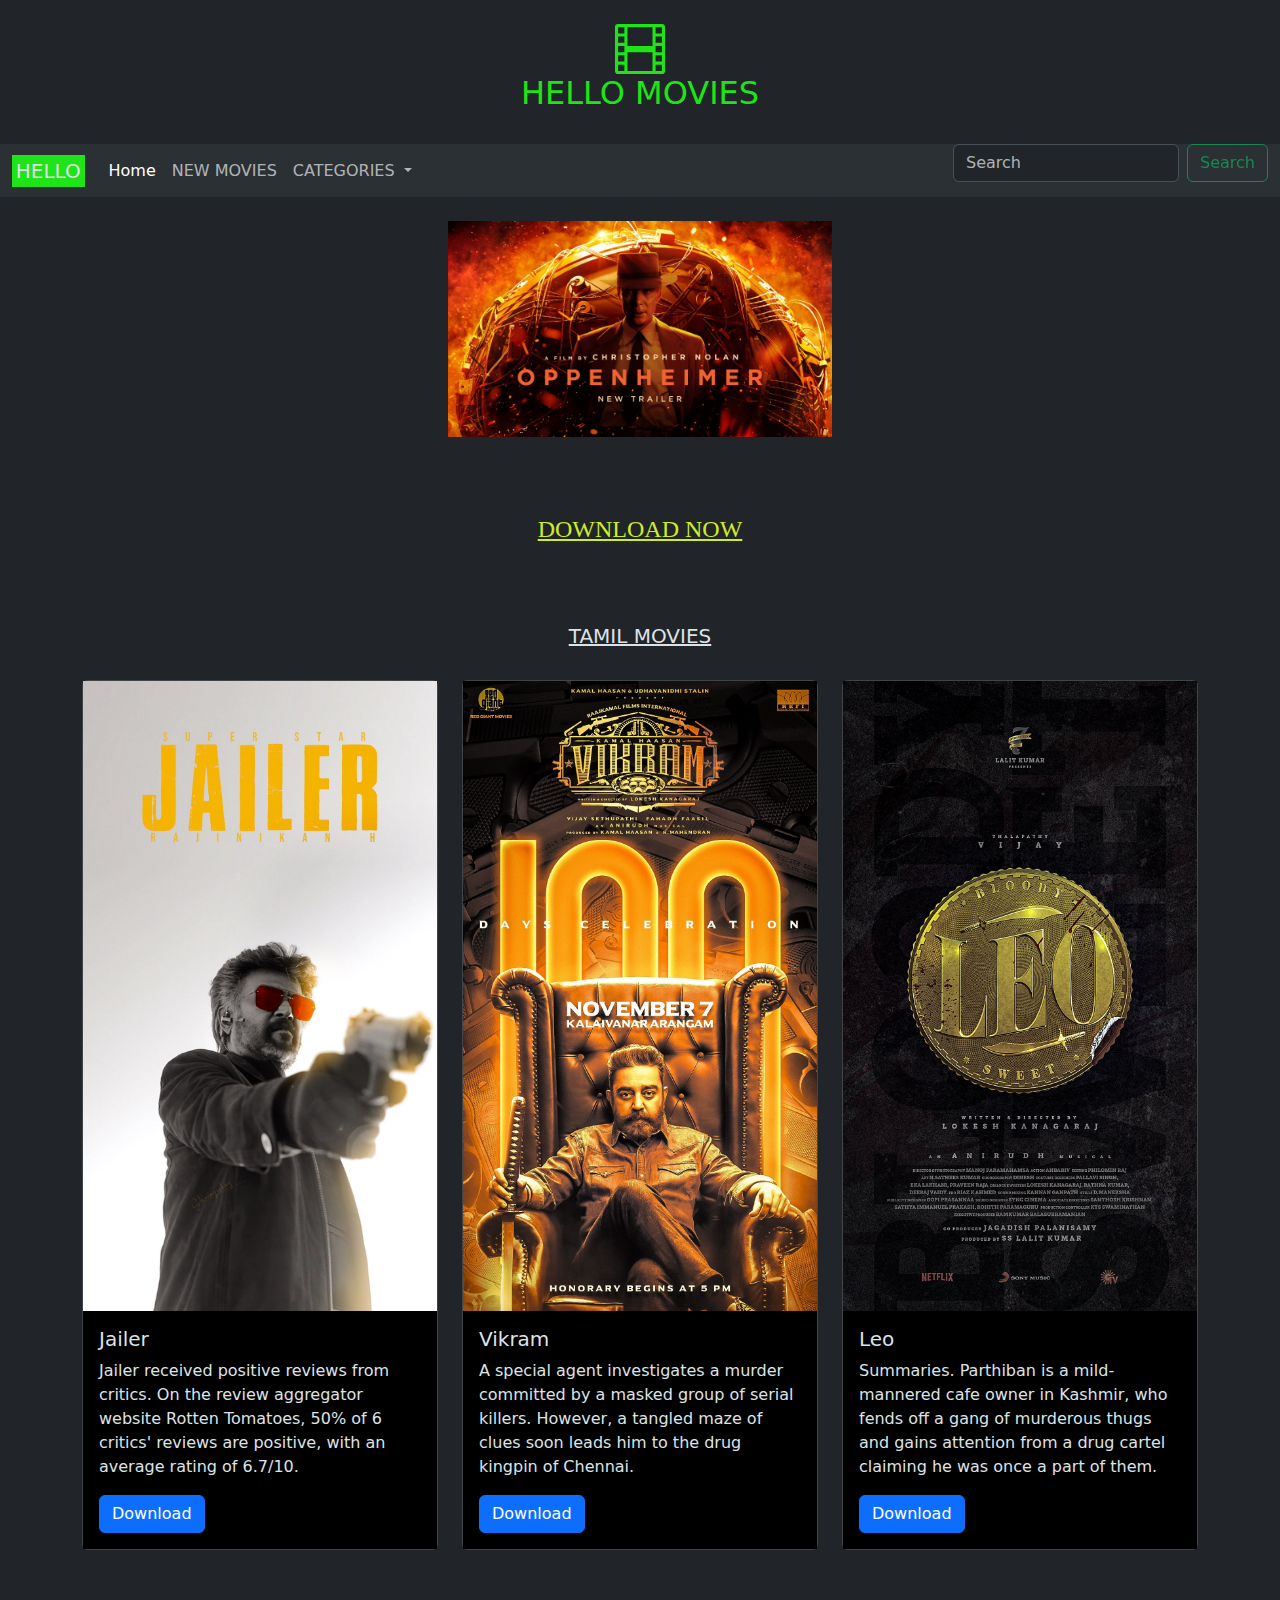
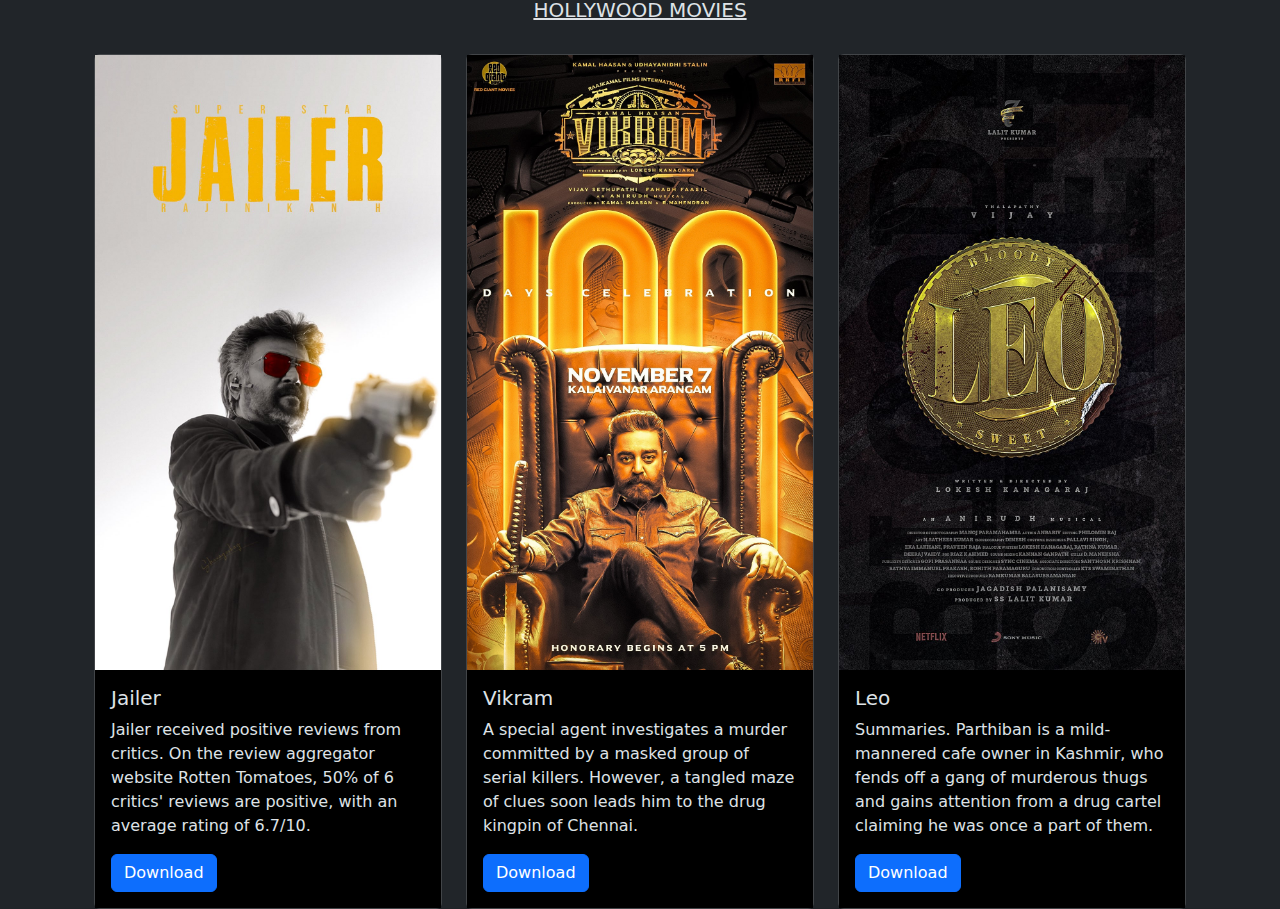
<file: index.html>
<html lang="en" data-bs-theme="dark">
<head>
    <link rel="stylesheet" href="style.css">
    <link href="https://cdn.jsdelivr.net/npm/bootstrap@5.3.3/dist/css/bootstrap.min.css" rel="stylesheet" integrity="sha384-QWTKZyjpPEjISv5WaRU9OFeRpok6YctnYmDr5pNlyT2bRjXh0JMhjY6hW+ALEwIH" crossorigin="anonymous">
    <title>Web Creation</title>
    
</head>
<body>
    <br>
   <center><svg xmlns="http://www.w3.org/2000/svg" width="50" height="50"  fill="currentColor" class="bi bi-film" viewBox="0 0 16 16" style="color: #1ee418;">
        <path d="M0 1a1 1 0 0 1 1-1h14a1 1 0 0 1 1 1v14a1 1 0 0 1-1 1H1a1 1 0 0 1-1-1zm4 0v6h8V1zm8 8H4v6h8zM1 1v2h2V1zm2 3H1v2h2zM1 7v2h2V7zm2 3H1v2h2zm-2 3v2h2v-2zM15 1h-2v2h2zm-2 3v2h2V4zm2 3h-2v2h2zm-2 3v2h2v-2zm2 3h-2v2h2z"/>
      </svg> </center>
     <center><h2 style="color: #1ee418;">HELLO MOVIES</h2></center><br>
    <div class="sticky-top">
     <nav class="navbar navbar-expand-lg bg-body-tertiary">
      <div class="container-fluid">
        <a class="navbar-brand" href="#"><mark style="background-color: #1ee418;">HELLO</mark></a>
        <button class="navbar-toggler" type="button" data-bs-toggle="collapse" data-bs-target="#navbarSupportedContent" aria-controls="navbarSupportedContent" aria-expanded="false" aria-label="Toggle navigation">
          <span class="navbar-toggler-icon"></span>
        </button>
        <div class="collapse navbar-collapse" id="navbarSupportedContent">
          <ul class="navbar-nav me-auto mb-2 mb-lg-0">
            <li class="nav-item">
              <a class="nav-link active" aria-current="page" href="#">Home</a>
            </li>
            <li class="nav-item">
              <a class="nav-link" href="#">NEW MOVIES</a>
            </li>
            <li class="nav-item dropdown">
              <a class="nav-link dropdown-toggle" href="#" role="button" data-bs-toggle="dropdown" aria-expanded="false">
                CATEGORIES          
              </a>
              <ul class="dropdown-menu">
                <li><a class="dropdown-item" href="horror.html">HORROR</a></li>
                <li><a class="dropdown-item" href="#">ACTION</a></li>
                
                <li><a class="dropdown-item" href="#">LOVE</a></li>
              </ul>
            </li>
          
          </ul>
          <form class="d-flex" role="search">
            <input class="form-control me-2" type="search" placeholder="Search" aria-label="Search">
            <button class="btn btn-outline-success" type="submit">Search</button>
          </form>
        </div>
      </div>
    </nav>
    </div>
      <br>
      <div id="carouselExampleAutoplaying" class="carousel" data-bs-ride="carousel">
        <div class="carousel-inner">
          <div class="carousel-item active">
            <img src="wallpapersden.com_oppenheimer-2023-movie-poster_1920x1080.jpg" class="d-block w-100" alt="...">
          </div>
          <div class="carousel-item">
            <img src="avengers-vm16xv4a69smdauy.jpg" class="d-block w-100" alt="...">
          </div>
          <div class="carousel-item">
            <img src="favorisxp-godzilla-x-kong-le-nouvel-empire-film-4k-animated-wallpaper.jpg" class="d-block w-100" alt="...">
          </div>
          <div class="carousel-item">
            <img src="images (1).jpeg" class="d-block w-100" alt="...">
          </div>
        </div>
        <button class="carousel-control-prev" type="button" data-bs-target="#carouselExampleAutoplaying" data-bs-slide="prev">
          <span class="carousel-control-prev-icon" aria-hidden="true"></span>
          <span class="visually-hidden">Previous</span>
        </button>
        <button class="carousel-control-next" type="button" data-bs-target="#carouselExampleAutoplaying" data-bs-slide="next">
          <span class="carousel-control-next-icon" aria-hidden="true"></span>
          <span class="visually-hidden">Next</span>
        </button>
      </div>

<br>
<center><h4 class="windo"><u>DOWNLOAD NOW</u></h4></center>
<br>
<br>
<br>

<H5 style="text-align: center;"><u>TAMIL MOVIES</u></H5>
<BR>
<div class="container">
    <div class="row">

    <div class="col-4">
<div class="card">
<img src="F1Ilg6AaUAAoE4L.jpg_large" class="card-img-tops" alt="...">
<div class="card-body" style="background-color:black">
  <h5 class="card-title">Jailer</h5>
  <p class="card-text">Jailer received positive reviews from critics. On the review aggregator website Rotten Tomatoes, 50% of 6 critics' reviews are positive, with an average rating of 6.7/10.</p>
  <a href="jailer.html" class="btn btn-primary">Download</a>
</div>
</div>
</div>
<div class="col-4">
    <div class="card">
        <img src="vikram271022_2.jpg" class="card-img-topss" alt="...">
        <div class="card-body" style="background-color:black">
          <h5 class="card-title">Vikram</h5>
          <p class="card-text">A special agent investigates a murder committed by a masked group of serial killers. However, a tangled maze of clues soon leads him to the drug kingpin of Chennai.</p>
          <a href="vikram.html" class="btn btn-primary">Download</a>
        </div>
      </div>
    </div>
    <div class="col-4">
        <div class="card">
        <img src="Thalapathy-67-Titled-Leo-Movie-Kashmir-Schedule-Begins.jpg" class="card-img-tops" alt="...">
        <div class="card-body" style="background-color:black">
          <h5 class="card-title">Leo</h5>
          <p class="card-text">Summaries. Parthiban is a mild-mannered cafe owner in Kashmir, who fends off a gang of murderous thugs and gains attention from a drug cartel claiming he was once a part of them.
        </p>
          <a href="jailer.html" class="btn btn-primary">Download</a>
        </div>
        </div>
        </div>
</div><br>
<br>
<h5 style="text-align: center;"><u>HOLLYWOOD MOVIES</u></h5>
<BR>
<div class="container">
  <div class="row">

  <div class="col-4">
<div class="card">
<img src="F1Ilg6AaUAAoE4L.jpg_large" class="card-img-tops" alt="...">
<div class="card-body" style="background-color:black">
<h5 class="card-title">Jailer</h5>
<p class="card-text">Jailer received positive reviews from critics. On the review aggregator website Rotten Tomatoes, 50% of 6 critics' reviews are positive, with an average rating of 6.7/10.</p>
<a href="jailer.html" class="btn btn-primary">Download</a>
</div>
</div>
</div>
<div class="col-4">
  <div class="card">
      <img src="vikram271022_2.jpg" class="card-img-topss" alt="...">
      <div class="card-body" style="background-color:black">
        <h5 class="card-title">Vikram</h5>
        <p class="card-text">A special agent investigates a murder committed by a masked group of serial killers. However, a tangled maze of clues soon leads him to the drug kingpin of Chennai.</p>
        <a href="vikram.html" class="btn btn-primary">Download</a>
      </div>
    </div>
  </div>
  <div class="col-4">
      <div class="card">
      <img src="Thalapathy-67-Titled-Leo-Movie-Kashmir-Schedule-Begins.jpg" class="card-img-tops" alt="...">
      <div class="card-body" style="background-color:black">
        <h5 class="card-title">Leo</h5>
        <p class="card-text">Summaries. Parthiban is a mild-mannered cafe owner in Kashmir, who fends off a gang of murderous thugs and gains attention from a drug cartel claiming he was once a part of them.
      </p>
        <a href="jailer.html" class="btn btn-primary">Download</a>
      </div>
      </div>
      </div>
</div>
    


      <script src="https://cdn.jsdelivr.net/npm/bootstrap@5.3.3/dist/js/bootstrap.bundle.min.js" integrity="sha384-YvpcrYf0tY3lHB60NNkmXc5s9fDVZLESaAA55NDzOxhy9GkcIdslK1eN7N6jIeHz" crossorigin="anonymous"></script>


</body>
</html>
</file>
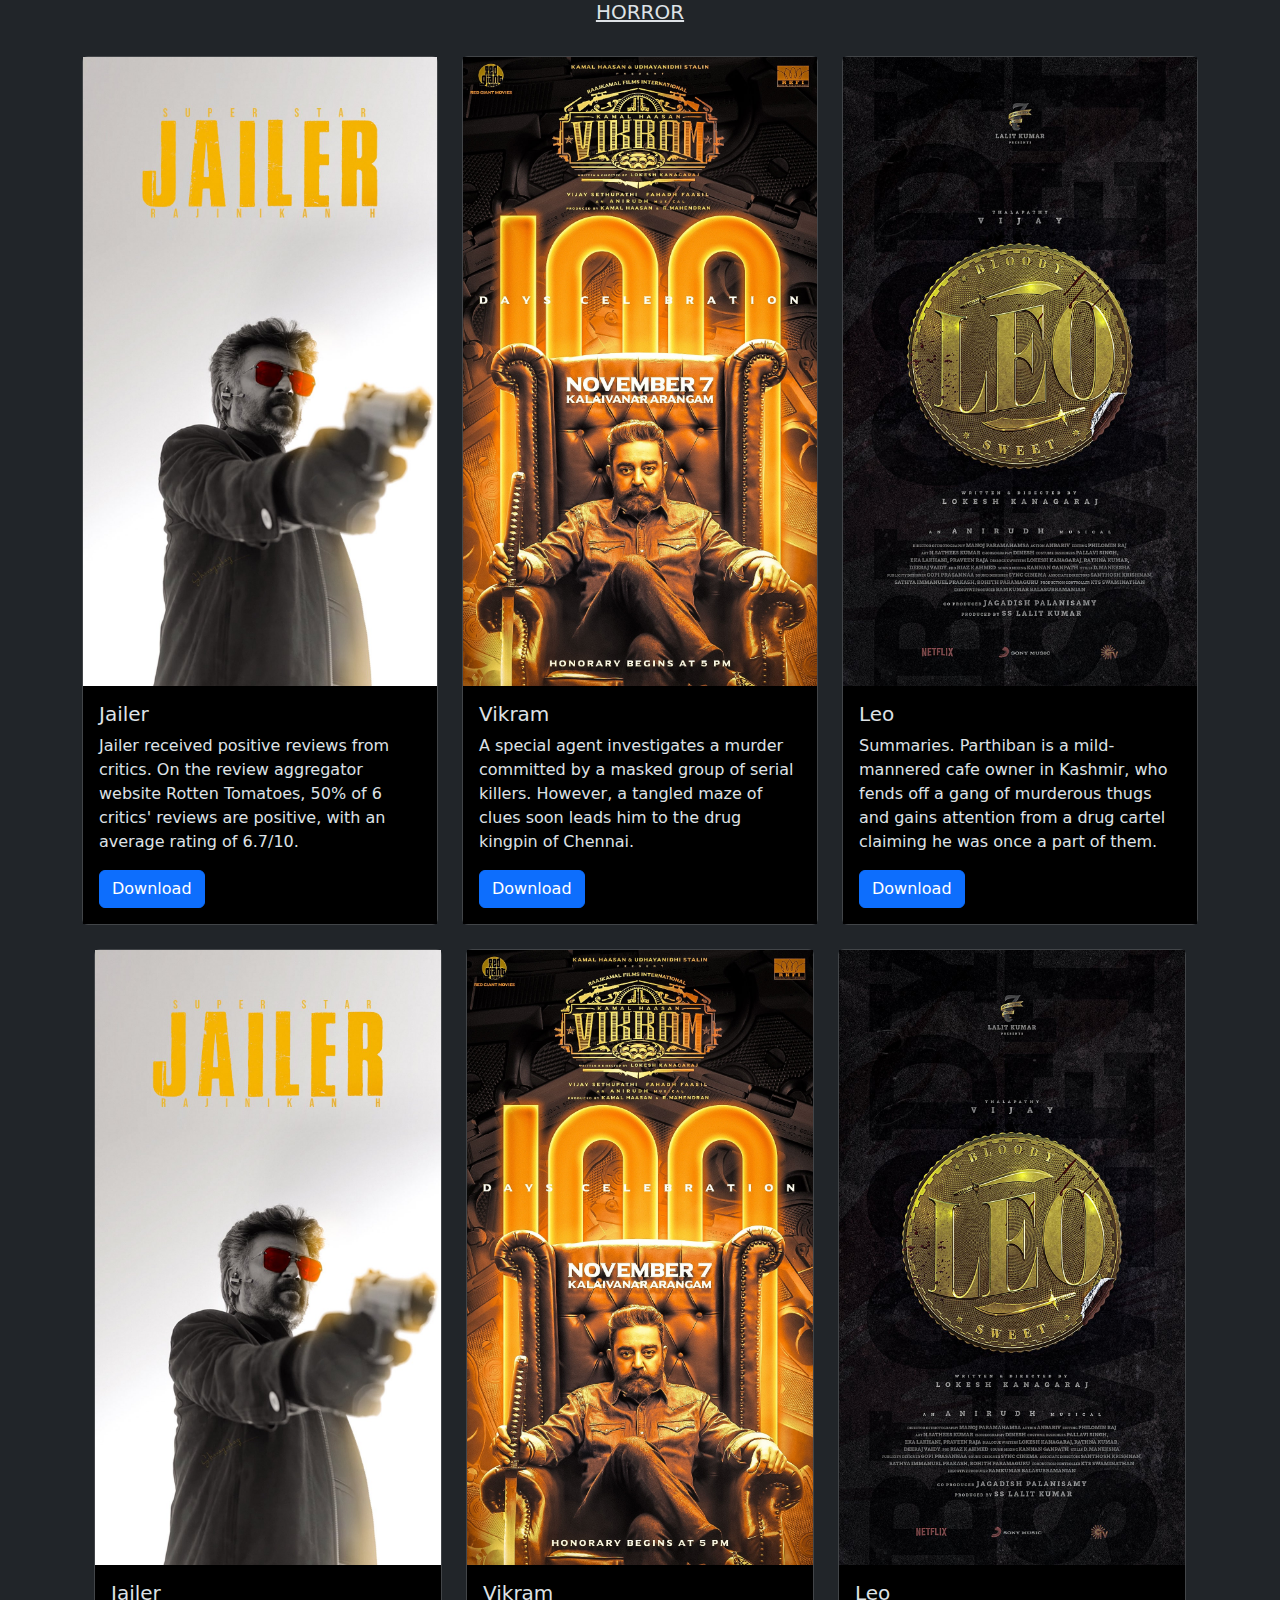
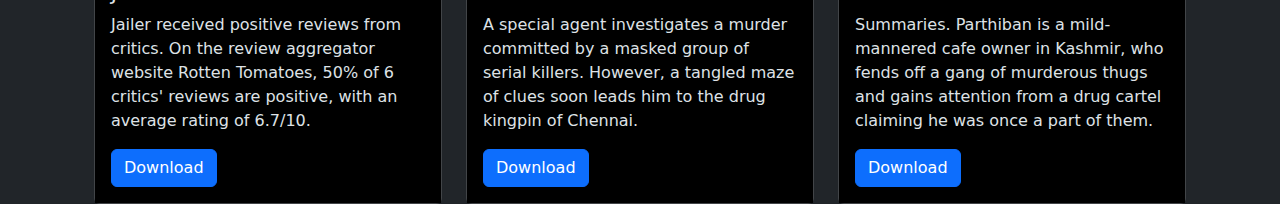
<file: horror.html>
<html lang="en" data-bs-theme="dark">
<head>
    <link rel="stylesheet" href="style.css">
    <link href="https://cdn.jsdelivr.net/npm/bootstrap@5.3.3/dist/css/bootstrap.min.css" rel="stylesheet" integrity="sha384-QWTKZyjpPEjISv5WaRU9OFeRpok6YctnYmDr5pNlyT2bRjXh0JMhjY6hW+ALEwIH" crossorigin="anonymous">
    <title>Web Creation</title>
    
</head>
<body>
    <H5 style="text-align: center"><u>HORROR</u></H5>
<BR>
<div class="container">
    <div class="row">

    <div class="col-4">
<div class="card">
<img src="F1Ilg6AaUAAoE4L.jpg_large" class="card-img-tops" alt="...">
<div class="card-body" style="background-color:black">
  <h5 class="card-title">Jailer</h5>
  <p class="card-text">Jailer received positive reviews from critics. On the review aggregator website Rotten Tomatoes, 50% of 6 critics' reviews are positive, with an average rating of 6.7/10.</p>
  <a href="jailer.html" class="btn btn-primary">Download</a>
</div>
</div>
</div>
<div class="col-4">
    <div class="card">
        <img src="vikram271022_2.jpg" class="card-img-topss" alt="...">
        <div class="card-body" style="background-color:black">
          <h5 class="card-title">Vikram</h5>
          <p class="card-text">A special agent investigates a murder committed by a masked group of serial killers. However, a tangled maze of clues soon leads him to the drug kingpin of Chennai.</p>
          <a href="vikram.html" class="btn btn-primary">Download</a>
        </div>
      </div>
    </div>
    <div class="col-4">
        <div class="card">
        <img src="Thalapathy-67-Titled-Leo-Movie-Kashmir-Schedule-Begins.jpg" class="card-img-tops" alt="...">
        <div class="card-body" style="background-color:black">
          <h5 class="card-title">Leo</h5>
          <p class="card-text">Summaries. Parthiban is a mild-mannered cafe owner in Kashmir, who fends off a gang of murderous thugs and gains attention from a drug cartel claiming he was once a part of them.
        </p>
          <a href="jailer.html" class="btn btn-primary">Download</a>
        </div>
        </div>
        </div>
</div><br>
<div class="container">
  <div class="row">

  <div class="col-4">
<div class="card">
<img src="F1Ilg6AaUAAoE4L.jpg_large" class="card-img-tops" alt="...">
<div class="card-body" style="background-color:black">
<h5 class="card-title">Jailer</h5>
<p class="card-text">Jailer received positive reviews from critics. On the review aggregator website Rotten Tomatoes, 50% of 6 critics' reviews are positive, with an average rating of 6.7/10.</p>
<a href="jailer.html" class="btn btn-primary">Download</a>
</div>
</div>
</div>
<div class="col-4">
  <div class="card">
      <img src="vikram271022_2.jpg" class="card-img-topss" alt="...">
      <div class="card-body" style="background-color:black">
        <h5 class="card-title">Vikram</h5>
        <p class="card-text">A special agent investigates a murder committed by a masked group of serial killers. However, a tangled maze of clues soon leads him to the drug kingpin of Chennai.</p>
        <a href="vikram.html" class="btn btn-primary">Download</a>
      </div>
    </div>
  </div>
  <div class="col-4">
      <div class="card">
      <img src="Thalapathy-67-Titled-Leo-Movie-Kashmir-Schedule-Begins.jpg" class="card-img-tops" alt="...">
      <div class="card-body" style="background-color:black">
        <h5 class="card-title">Leo</h5>
        <p class="card-text">Summaries. Parthiban is a mild-mannered cafe owner in Kashmir, who fends off a gang of murderous thugs and gains attention from a drug cartel claiming he was once a part of them.
      </p>
        <a href="jailer.html" class="btn btn-primary">Download</a>
      </div>
      </div>
      </div>
</div>
    


      <script src="https://cdn.jsdelivr.net/npm/bootstrap@5.3.3/dist/js/bootstrap.bundle.min.js" integrity="sha384-YvpcrYf0tY3lHB60NNkmXc5s9fDVZLESaAA55NDzOxhy9GkcIdslK1eN7N6jIeHz" crossorigin="anonymous"></script>
</file>
<file: style.css>
.carousel{
    width: 30%;
    height: 30%;
   
    margin-left: auto;
    margin-right: auto;

}
.carousel-inner{
    width: 100%;
    height: 100%;
   
    margin-left: auto;
    margin-right: auto;

}
.navbar{
    width: 100%;
    height: 5.9%;

}
.card{
    width: 100%;
    height: 50%;
}
.windo{
    
     font-family:Verdana;
     color: rgb(207, 236, 38);
}
.container{

column-gap: 200px;
margin-left: auto;
margin-right: auto;

}
</file>
